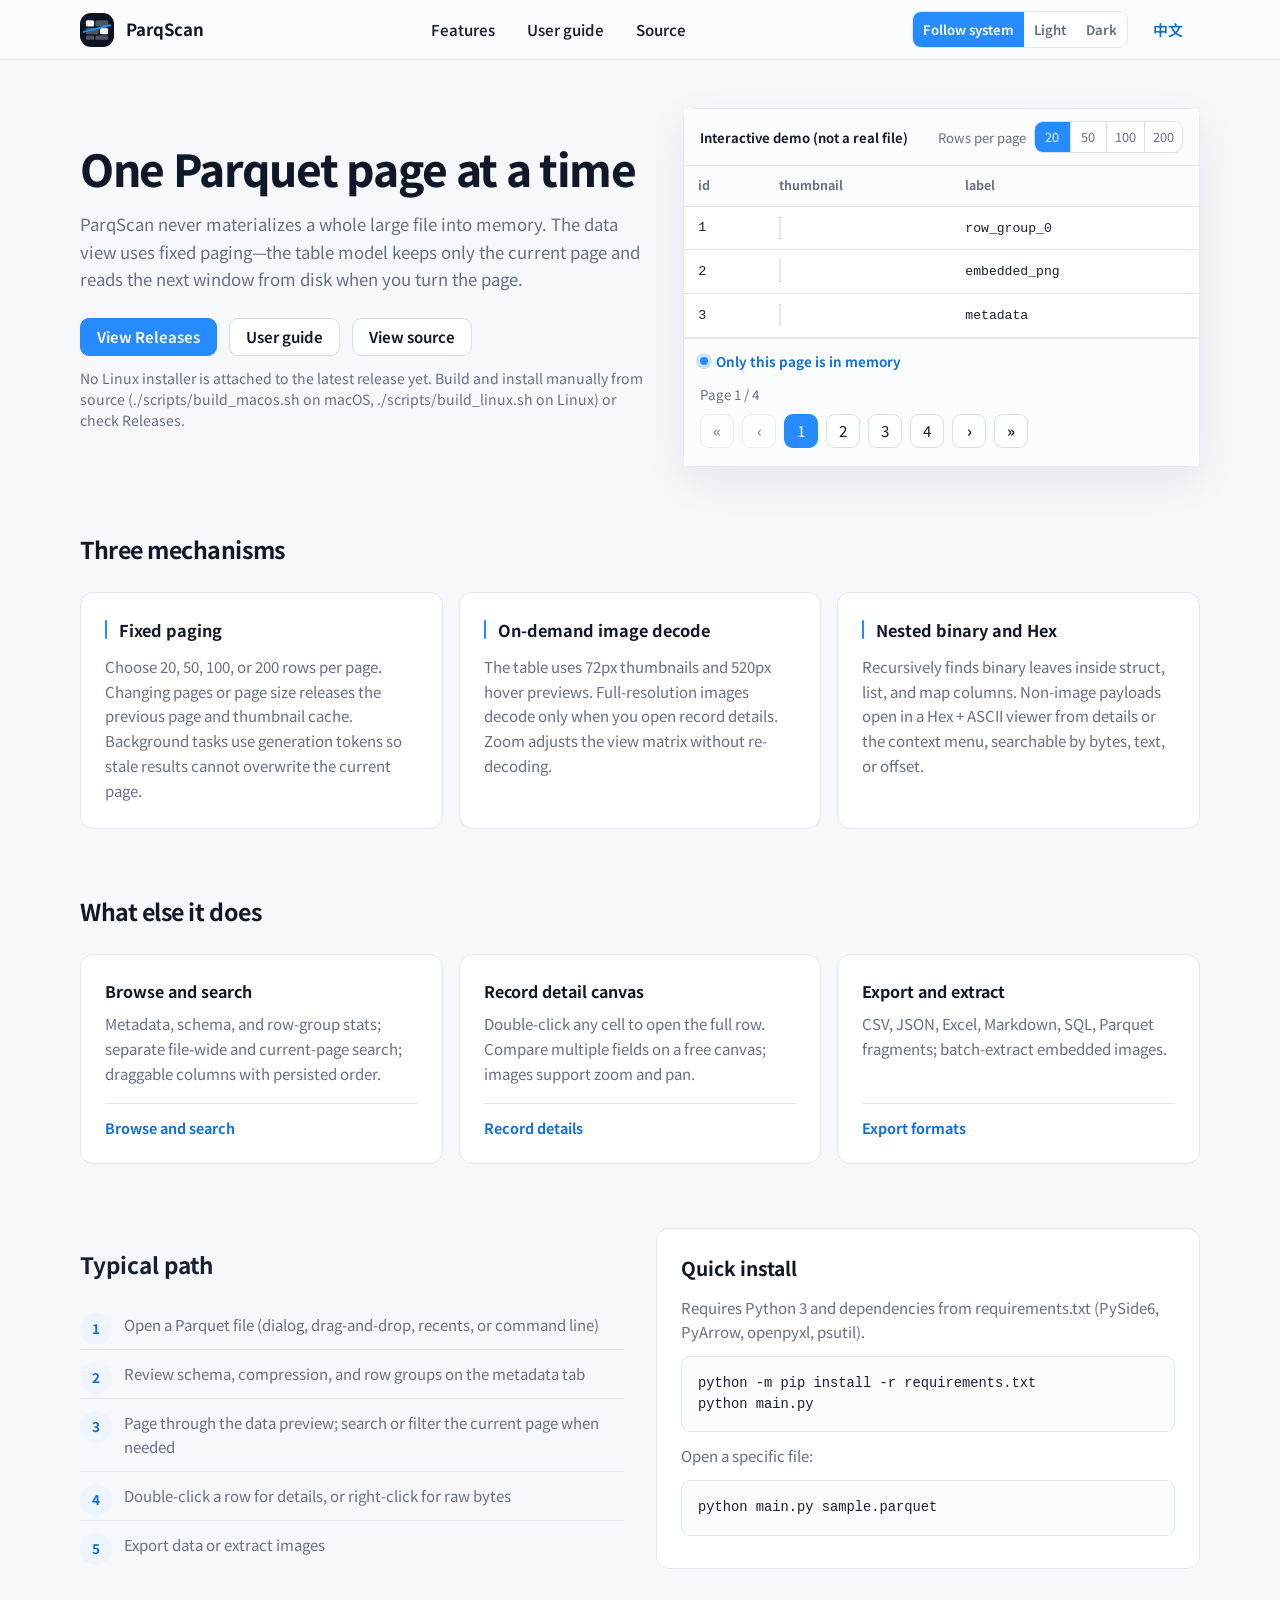
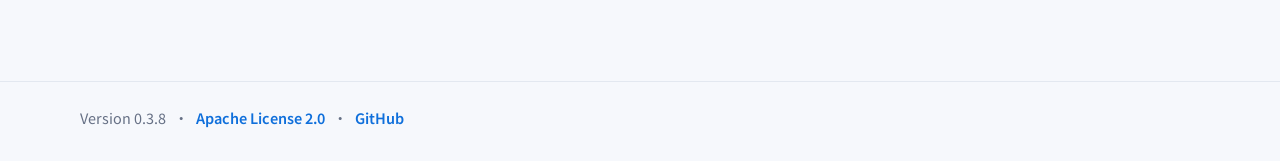
<file: docs/index.html>
<!DOCTYPE html>
<html lang="zh-Hans">
  <head>
    <meta charset="utf-8" />
    <meta name="viewport" content="width=device-width, initial-scale=1" />
    <meta name="description" content="ParqScan 是跨平台桌面 Parquet 检查器：固定分页读取、按需解码嵌入图片、查看二进制附件并导出常见格式。" />
    <title>ParqScan — 每次只读一页 Parquet</title>
    <link rel="icon" href="assets/favicon.svg" type="image/svg+xml" />
    <link rel="preconnect" href="https://fonts.googleapis.com" />
    <link rel="preconnect" href="https://fonts.gstatic.com" crossorigin />
    <link href="https://fonts.googleapis.com/css2?family=Noto+Sans+SC:wght@400;560;650;700;760&display=swap" rel="stylesheet" />
    <link rel="stylesheet" href="css/app.css" />
  </head>
  <body data-page="home">
    <a class="skip-link" href="#main" data-i18n="nav.home">首页</a>

    <header class="site-header">
      <div class="shell site-header__inner">
        <a class="brand" href="index.html">
          <img class="brand__mark" src="assets/logo.svg" width="34" height="34" alt="" />
          <span>ParqScan</span>
        </a>
        <nav class="site-nav" aria-label="Primary">
          <a href="#mechanisms" data-i18n="nav.features">功能</a>
          <a href="guide.html" data-i18n="nav.guide">使用说明</a>
          <a href="#" data-repo-link data-i18n="nav.source">源码</a>
        </nav>
        <div class="header-controls">
          <div class="control-group control-group--theme" role="group" aria-label="Theme">
            <button type="button" data-theme-btn="system" aria-pressed="true" data-i18n="theme.system">跟随系统</button>
            <button type="button" data-theme-btn="light" aria-pressed="false" data-i18n="theme.light">浅色</button>
            <button type="button" data-theme-btn="dark" aria-pressed="false" data-i18n="theme.dark">深色</button>
          </div>
          <button class="btn btn--ghost" type="button" data-lang-toggle data-i18n="lang.switch">English</button>
        </div>
      </div>
    </header>

    <main id="main" class="shell">
      <section class="hero" aria-labelledby="hero-title">
        <div class="hero__copy">
          <h1 id="hero-title" data-i18n="hero.title">每次只读一页 Parquet</h1>
          <p data-i18n="hero.lead">ParqScan 不把整份大文件物化进内存。数据预览采用固定分页，模型只保留当前页；翻页时才从磁盘读取下一窗口。</p>
          <div class="hero__actions">
            <a class="btn btn--primary" href="#" data-release-download data-i18n="hero.ctaDownload">下载安装包</a>
            <a class="btn" href="guide.html" data-i18n="hero.ctaGuide">使用说明</a>
            <a class="btn" href="#" data-repo-link data-i18n="hero.ctaSource">查看源码</a>
          </div>
          <p class="hero__release-note" id="release-status" hidden></p>
        </div>

        <div class="demo-panel" id="demo-panel" aria-labelledby="demo-label">
          <div class="demo-panel__head">
            <strong id="demo-label" data-i18n="hero.demoLabel">交互示意（非真实文件）</strong>
            <div class="demo-page-size" role="group" aria-label="Rows per page" id="demo-page-size">
              <span data-i18n="hero.pageSize">每页</span>
              <div class="demo-page-size__options">
                <button type="button" data-size="20" aria-pressed="true">20</button>
                <button type="button" data-size="50" aria-pressed="false">50</button>
                <button type="button" data-size="100" aria-pressed="false">100</button>
                <button type="button" data-size="200" aria-pressed="false">200</button>
              </div>
            </div>
          </div>
          <div class="demo-table-wrap">
            <table class="demo-table">
              <thead>
                <tr>
                  <th scope="col" id="demo-col-id">id</th>
                  <th scope="col" id="demo-col-image">thumbnail</th>
                  <th scope="col" id="demo-col-label">label</th>
                </tr>
              </thead>
              <tbody id="demo-tbody"></tbody>
            </table>
          </div>
          <div class="demo-footer">
            <div class="demo-memory" data-i18n="hero.memoryNote">内存里只有这一页</div>
            <div class="demo-pagination">
              <p class="demo-pagination__summary" id="demo-summary" aria-live="polite"></p>
              <div class="demo-pagination__controls">
                <button type="button" id="demo-first" class="demo-pagination__nav" aria-label="第一页">«</button>
                <button type="button" id="demo-prev" class="demo-pagination__nav" aria-label="上一页">‹</button>
                <span id="demo-page-buttons" class="demo-pagination__pages" role="group" aria-label="Pages"></span>
                <button type="button" id="demo-next" class="demo-pagination__nav" aria-label="下一页">›</button>
                <button type="button" id="demo-last" class="demo-pagination__nav" aria-label="最后一页">»</button>
              </div>
            </div>
          </div>
        </div>
      </section>

      <section class="split-section" id="mechanisms" aria-labelledby="mechanisms-title">
        <h2 id="mechanisms-title" data-i18n="mechanisms.title">三个机制</h2>
        <div class="mechanism-list">
          <article class="mechanism-item">
            <h3 data-i18n="mechanisms.paging.title">固定分页读取</h3>
            <p data-i18n="mechanisms.paging.body">每页 20、50、100 或 200 行可选。翻页、改页大小或关闭文档会释放旧页与缩略图缓存；后台任务用代次隔离，过期结果不能覆盖当前页。</p>
          </article>
          <article class="mechanism-item">
            <h3 data-i18n="mechanisms.images.title">图片按需解码</h3>
            <p data-i18n="mechanisms.images.body">表格用 72px 缩略图与 520px 悬停预览；完整原图只在打开记录详情时解码。缩放只改视图矩阵，不重复解码。</p>
          </article>
          <article class="mechanism-item">
            <h3 data-i18n="mechanisms.binary.title">嵌套 binary 与 Hex</h3>
            <p data-i18n="mechanisms.binary.body">递归识别 struct、list、map 中的 binary 叶子。非图片载荷可在详情或右键菜单中打开 Hex + ASCII 搜索，支持按字节、文本或偏移定位。</p>
          </article>
        </div>
      </section>

      <section class="split-section" aria-labelledby="capabilities-title">
        <h2 id="capabilities-title" data-i18n="capabilities.title">还能做什么</h2>
        <div class="capability-grid">
          <article class="capability-card">
            <h3 data-i18n="capabilities.browse.title">浏览与搜索</h3>
            <p data-i18n="capabilities.browse.body">元数据、Schema、行组统计；文件级与当前页搜索分离；列可拖动并持久化顺序。</p>
            <a href="guide.html#browse" data-i18n="capabilities.browse.link">浏览与搜索</a>
          </article>
          <article class="capability-card">
            <h3 data-i18n="capabilities.detail.title">记录详情画布</h3>
            <p data-i18n="capabilities.detail.body">双击任意单元格打开整行详情；多字段可叠放在自由画布上，图片支持缩放与平移。</p>
            <a href="guide.html#detail" data-i18n="capabilities.detail.link">记录详情</a>
          </article>
          <article class="capability-card">
            <h3 data-i18n="capabilities.export.title">导出与提取</h3>
            <p data-i18n="capabilities.export.body">CSV、JSON、Excel、Markdown、SQL、Parquet 碎片；可批量提取嵌入图片。</p>
            <a href="guide.html#export" data-i18n="capabilities.export.link">导出格式</a>
          </article>
        </div>
      </section>

      <section class="workflow" aria-labelledby="workflow-title">
        <div>
          <h2 id="workflow-title" data-i18n="workflow.title">典型路径</h2>
          <ol id="workflow-steps">
            <li>打开 Parquet 文件（对话框、拖拽、最近文件或命令行）</li>
            <li>在元数据页查看 Schema、压缩与行组</li>
            <li>在数据预览页翻页浏览，必要时搜索或筛选当前页</li>
            <li>双击行打开详情，或右键查看原始字节</li>
            <li>导出数据或提取图片</li>
          </ol>
        </div>
        <div class="install-block" id="install">
          <h2 data-i18n="install.title">快速安装</h2>
          <p data-i18n="install.body">需要 Python 3 与 requirements.txt 中的依赖（PySide6、PyArrow、openpyxl、psutil）。</p>
          <pre><code>python -m pip install -r requirements.txt
python main.py</code></pre>
          <p data-i18n="install.openFile">打开指定文件：</p>
          <pre><code>python main.py sample.parquet</code></pre>
        </div>
      </section>
    </main>

    <footer class="site-footer">
      <div class="shell site-footer__inner">
        <p class="site-footer__meta">
          <span data-version>版本 0.3.8</span>
          <span class="site-footer__sep" aria-hidden="true">·</span>
          <a href="https://www.apache.org/licenses/LICENSE-2.0.html" data-license-link rel="noopener noreferrer" target="_blank" data-i18n="footer.license">Apache License 2.0</a>
          <span class="site-footer__sep" aria-hidden="true">·</span>
          <a href="#" data-repo-link>GitHub</a>
        </p>
      </div>
    </footer>

    <script src="js/i18n.js"></script>
    <script src="js/release.js"></script>
    <script src="js/site.js" defer></script>
  </body>
</html>
</file>
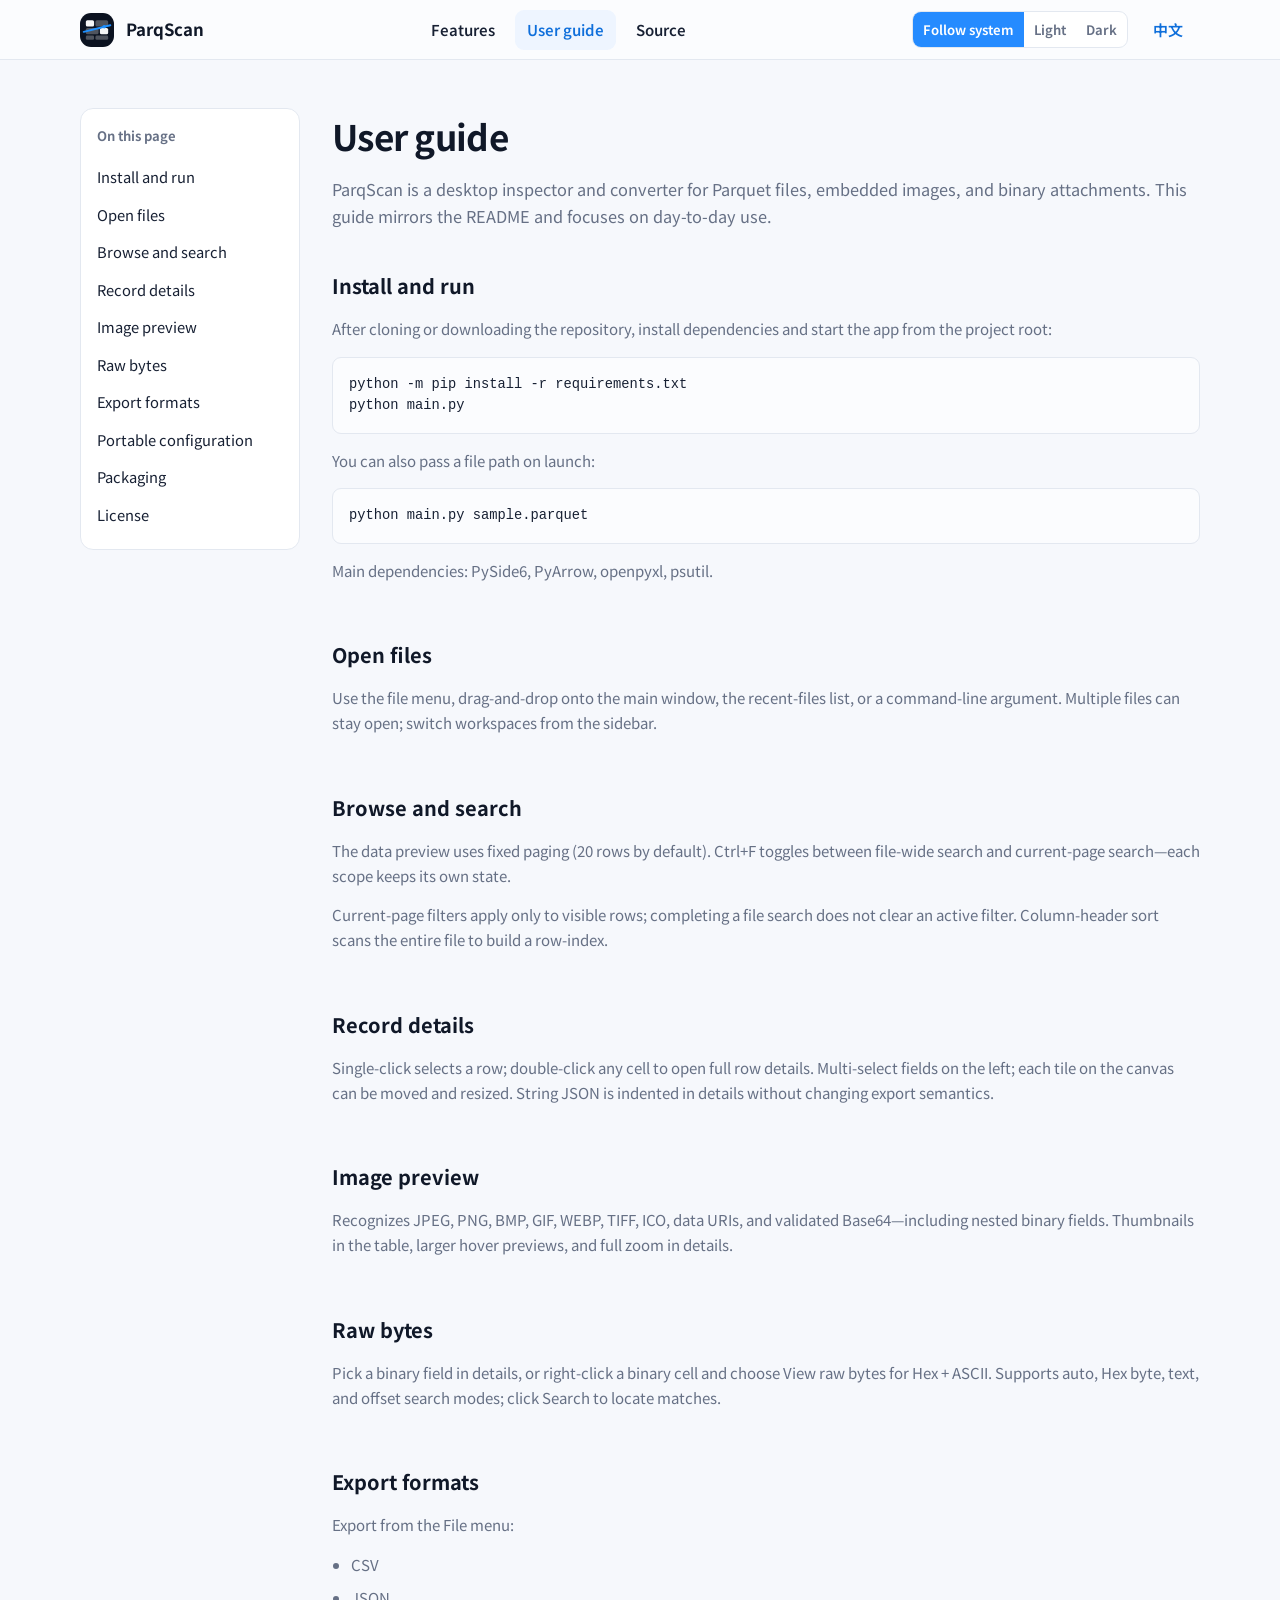
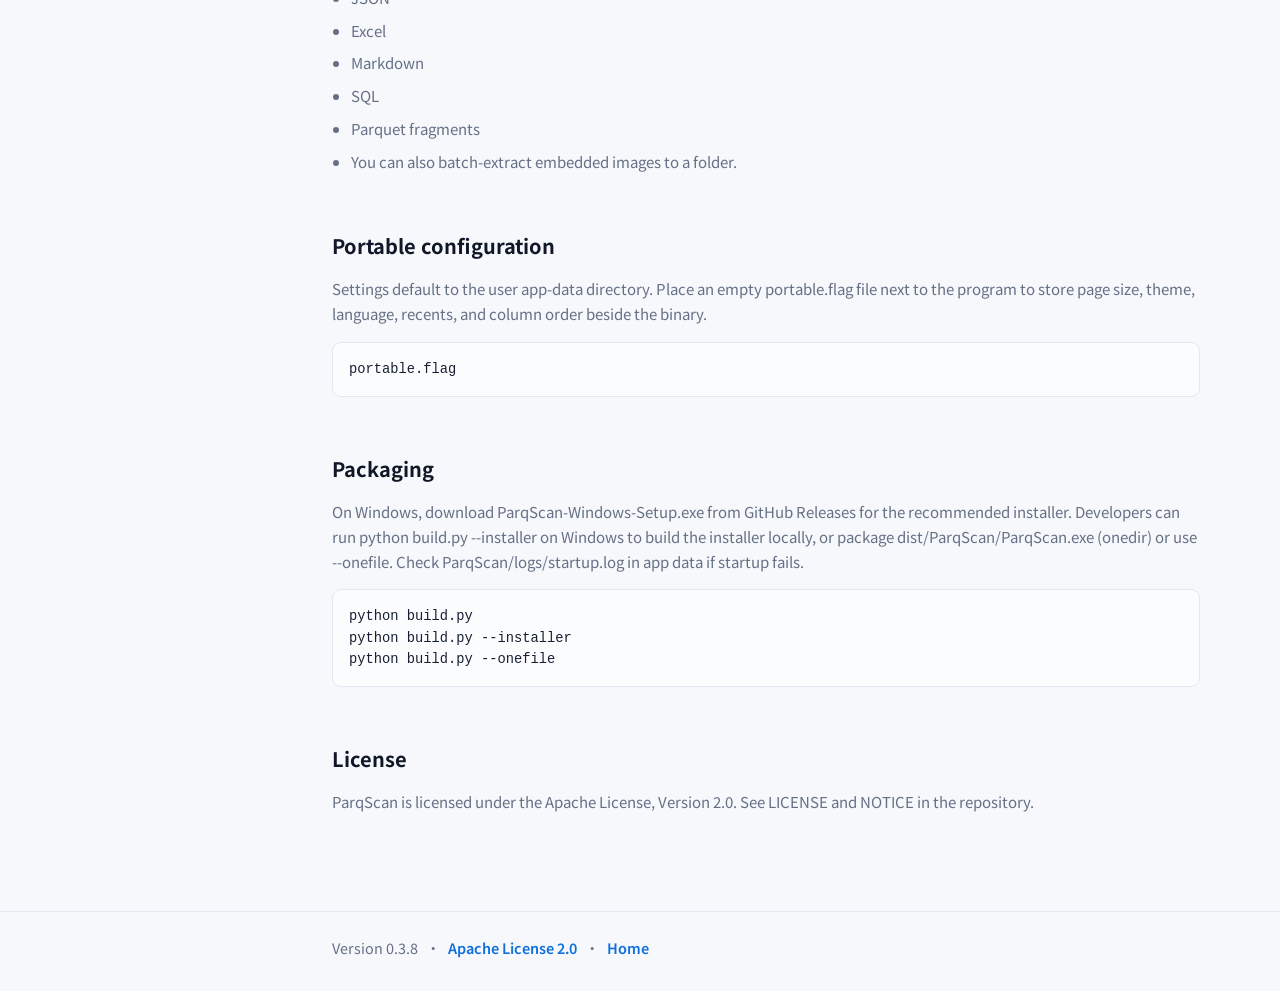
<file: docs/guide.html>
<!DOCTYPE html>
<html lang="zh-Hans">
  <head>
    <meta charset="utf-8" />
    <meta name="viewport" content="width=device-width, initial-scale=1" />
    <meta name="description" content="安装、运行与使用 ParqScan 检查 Parquet 文件、预览图片与导出数据。" />
    <title>ParqScan — 使用说明</title>
    <link rel="icon" href="assets/favicon.svg" type="image/svg+xml" />
    <link rel="preconnect" href="https://fonts.googleapis.com" />
    <link rel="preconnect" href="https://fonts.gstatic.com" crossorigin />
    <link href="https://fonts.googleapis.com/css2?family=Noto+Sans+SC:wght@400;560;650;700;760&display=swap" rel="stylesheet" />
    <link rel="stylesheet" href="css/app.css" />
  </head>
  <body data-page="guide">
    <a class="skip-link" href="#main" data-i18n="nav.guide">使用说明</a>

    <header class="site-header">
      <div class="shell site-header__inner">
        <a class="brand" href="index.html">
          <img class="brand__mark" src="assets/logo.svg" width="34" height="34" alt="" />
          <span>ParqScan</span>
        </a>
        <nav class="site-nav" aria-label="Primary">
          <a href="index.html#mechanisms" data-i18n="nav.features">功能</a>
          <a href="guide.html" aria-current="page" data-i18n="nav.guide">使用说明</a>
          <a href="#" data-repo-link data-i18n="nav.source">源码</a>
        </nav>
        <div class="header-controls">
          <div class="control-group control-group--theme" role="group" aria-label="Theme">
            <button type="button" data-theme-btn="system" aria-pressed="true" data-i18n="theme.system">跟随系统</button>
            <button type="button" data-theme-btn="light" aria-pressed="false" data-i18n="theme.light">浅色</button>
            <button type="button" data-theme-btn="dark" aria-pressed="false" data-i18n="theme.dark">深色</button>
          </div>
          <button class="btn btn--ghost" type="button" data-lang-toggle data-i18n="lang.switch">English</button>
        </div>
      </div>
    </header>

    <main id="main" class="shell guide-layout">
      <aside class="guide-nav" aria-labelledby="guide-nav-title">
        <h2 id="guide-nav-title" data-i18n="guide.onPageNav">本页目录</h2>
        <ul>
          <li><a href="#install" data-i18n="guide.install.title">安装与运行</a></li>
          <li><a href="#open" data-i18n="guide.open.title">打开文件</a></li>
          <li><a href="#browse" data-i18n="guide.browse.title">浏览与搜索</a></li>
          <li><a href="#detail" data-i18n="guide.detail.title">记录详情</a></li>
          <li><a href="#images" data-i18n="guide.images.title">图片预览</a></li>
          <li><a href="#binary" data-i18n="guide.binary.title">原始字节</a></li>
          <li><a href="#export" data-i18n="guide.export.title">导出格式</a></li>
          <li><a href="#portable" data-i18n="guide.portable.title">可移植配置</a></li>
          <li><a href="#packaging" data-i18n="guide.packaging.title">打包</a></li>
          <li><a href="#license" data-i18n="guide.license.title">许可证</a></li>
        </ul>
      </aside>

      <article class="guide-content">
        <h1 data-i18n="guide.title">使用说明</h1>
        <p class="lead" data-i18n="guide.intro">ParqScan 是面向 Parquet、嵌入图片和二进制附件的桌面检查与转换工具。以下说明与 README 一致，侧重日常操作。</p>

        <section class="guide-section" id="install">
          <h2 data-i18n="guide.install.title">安装与运行</h2>
          <p data-i18n="guide.install.body">克隆或下载仓库后，在项目根目录安装依赖并启动：</p>
          <pre><code>python -m pip install -r requirements.txt
python main.py</code></pre>
          <p data-i18n="guide.install.cli">也可在启动时传入文件路径：</p>
          <pre><code>python main.py sample.parquet</code></pre>
          <p data-i18n="guide.install.deps">主要依赖：PySide6、PyArrow、openpyxl、psutil。</p>
        </section>

        <section class="guide-section" id="open">
          <h2 data-i18n="guide.open.title">打开文件</h2>
          <p data-i18n="guide.open.body">支持文件菜单、拖拽到主窗口、最近文件列表，以及命令行参数。可同时打开多个文件，在侧栏切换工作区。</p>
        </section>

        <section class="guide-section" id="browse">
          <h2 data-i18n="guide.browse.title">浏览与搜索</h2>
          <p data-i18n="guide.browse.body">数据预览使用固定分页，默认每页 20 行。Ctrl+F 可在「文件级搜索」与「当前页搜索」之间切换——两者状态独立，不会互相覆盖。</p>
          <p data-i18n="guide.browse.filter">当前页筛选只作用于可见行；文件搜索完成后不会自动清除筛选。列头排序会扫描整个文件建立行号索引。</p>
        </section>

        <section class="guide-section" id="detail">
          <h2 data-i18n="guide.detail.title">记录详情</h2>
          <p data-i18n="guide.detail.body">单击选中整行；双击任意单元格打开该行的完整详情。左侧多选字段，右侧画布按格显示；新格叠在 (0,0) 并置顶。字符串 JSON 在详情中按层级缩进显示，不改变导出语义。</p>
        </section>

        <section class="guide-section" id="images">
          <h2 data-i18n="guide.images.title">图片预览</h2>
          <p data-i18n="guide.images.body">识别 JPEG、PNG、BMP、GIF、WEBP、TIFF、ICO、data URI 与校验过的 Base64，包括嵌套 binary 字段。表格显示缩略图；悬停显示较大预览；详情中可缩放查看完整原图。</p>
        </section>

        <section class="guide-section" id="binary">
          <h2 data-i18n="guide.binary.title">原始字节</h2>
          <p data-i18n="guide.binary.body">在详情中选择二进制字段，或在数据表右键「查看原始字节」，打开 Hex + ASCII 视图。支持自动、Hex 字节、文本与偏移地址搜索；需点击「搜索」按钮执行定位。</p>
        </section>

        <section class="guide-section" id="export">
          <h2 data-i18n="guide.export.title">导出格式</h2>
          <p data-i18n="guide.export.body">通过文件菜单导出：</p>
          <ul id="export-formats">
            <li>CSV</li>
            <li>JSON</li>
            <li>Excel</li>
            <li>Markdown</li>
            <li>SQL</li>
            <li>Parquet 碎片</li>
            <li>另可批量提取当前文件中的嵌入图片到指定目录。</li>
          </ul>
        </section>

        <section class="guide-section" id="portable">
          <h2 data-i18n="guide.portable.title">可移植配置</h2>
          <p data-i18n="guide.portable.body">默认配置保存在用户应用数据目录。在程序目录放置空文件 portable.flag 后，分页大小、主题、语言、最近文件与列顺序会保存在程序目录旁。</p>
          <pre><code>portable.flag</code></pre>
        </section>

        <section class="guide-section" id="packaging">
          <h2 data-i18n="guide.packaging.title">打包</h2>
          <p data-i18n="guide.packaging.body">Windows 推荐通过 GitHub Release 下载 ParqScan-Windows-Setup.exe 安装包。开发者可在 Windows 上运行 python build.py --installer 生成安装包；也可仅打包为 dist/ParqScan/ParqScan.exe（目录模式）或使用 --onefile。启动失败可查看用户应用数据目录 ParqScan/logs/startup.log。</p>
          <pre><code>python build.py
python build.py --installer
python build.py --onefile</code></pre>
        </section>

        <section class="guide-section" id="license">
          <h2 data-i18n="guide.license.title">许可证</h2>
          <p data-i18n="guide.license.body">ParqScan 按 Apache License 2.0 授权。详见仓库中的 LICENSE 与 NOTICE 文件。</p>
        </section>
      </article>
    </main>

    <footer class="site-footer">
      <div class="shell site-footer__inner">
        <p class="site-footer__meta">
          <span data-version>版本 0.3.8</span>
          <span class="site-footer__sep" aria-hidden="true">·</span>
          <a href="https://www.apache.org/licenses/LICENSE-2.0.html" data-license-link rel="noopener noreferrer" target="_blank" data-i18n="footer.license">Apache License 2.0</a>
          <span class="site-footer__sep" aria-hidden="true">·</span>
          <a href="index.html" data-i18n="nav.home">首页</a>
        </p>
      </div>
    </footer>

    <script src="js/i18n.js"></script>
    <script src="js/release.js"></script>
    <script src="js/site.js" defer></script>
  </body>
</html>
</file>
<file: docs/css/app.css>
/* ParqScan GitHub Pages — tokens from desktop QSS */

:root {
  color-scheme: light dark;

  --font-sans: "Noto Sans SC", "Segoe UI", "Microsoft YaHei UI", "PingFang SC", sans-serif;
  --font-mono: "Cascadia Mono", "Consolas", "Noto Sans Mono", monospace;

  --radius-card: 13px;
  --radius-toolbar: 11px;
  --radius-control: 9px;
  --radius-brand: 11px;
  --radius-chip: 10px;

  --space-1: 4px;
  --space-2: 8px;
  --space-3: 12px;
  --space-4: 16px;
  --space-5: 24px;
  --space-6: 32px;
  --space-7: 48px;
  --space-8: 64px;

  --measure: 68ch;
  --header-h: 60px;

  --accent: #258bff;
  --accent-hover: #147be8;
  --accent-soft: #eef5ff;
  --accent-border: #d5e8ff;
  --accent-text: #0f6fdb;

  --bg: #f6f8fc;
  --surface: #ffffff;
  --surface-raised: #fbfcfe;
  --text: #172033;
  --text-strong: #101828;
  --text-muted: #667085;
  --border: #e3e8f0;
  --border-strong: #d7dfea;

  --shadow-soft: 0 14px 40px rgba(16, 24, 40, 0.08);
  --selection-bg: #258bff;
  --selection-fg: #ffffff;
  --focus-ring: 0 0 0 3px rgba(37, 139, 255, 0.28);

  --demo-thumb: 48px;
  --metric-accent-w: 2px;
}

[data-theme="dark"] {
  --accent-hover: #47a3ff;
  --accent-soft: #1c3552;
  --accent-border: #294b70;
  --accent-text: #78bbff;

  --bg: #111827;
  --surface: #1a2433;
  --surface-raised: #151d2a;
  --text: #e6edf7;
  --text-strong: #f8fafc;
  --text-muted: #94a3b8;
  --border: #344154;
  --border-strong: #39485c;

  --shadow-soft: 0 18px 48px rgba(0, 0, 0, 0.38);
  --accent-soft: #223047;
}

@media (prefers-color-scheme: dark) {
  :root:not([data-theme="light"]) {
    --accent-hover: #47a3ff;
    --accent-soft: #1c3552;
    --accent-border: #294b70;
    --accent-text: #78bbff;
    --bg: #111827;
    --surface: #1a2433;
    --surface-raised: #151d2a;
    --text: #e6edf7;
    --text-strong: #f8fafc;
    --text-muted: #94a3b8;
    --border: #344154;
    --border-strong: #39485c;
    --shadow-soft: 0 18px 48px rgba(0, 0, 0, 0.38);
  }
}

@media (prefers-color-scheme: light) {
  :root:not([data-theme="dark"]) {
    --accent-hover: #147be8;
    --accent-soft: #eef5ff;
    --accent-border: #d5e8ff;
    --accent-text: #0f6fdb;
    --bg: #f6f8fc;
    --surface: #ffffff;
    --surface-raised: #fbfcfe;
    --text: #172033;
    --text-strong: #101828;
    --text-muted: #667085;
    --border: #e3e8f0;
    --border-strong: #d7dfea;
    --shadow-soft: 0 14px 40px rgba(16, 24, 40, 0.08);
  }
}

*,
*::before,
*::after {
  box-sizing: border-box;
}

html {
  scroll-behavior: smooth;
}

@media (prefers-reduced-motion: reduce) {
  html {
    scroll-behavior: auto;
  }

  *,
  *::before,
  *::after {
    animation-duration: 0.01ms !important;
    animation-iteration-count: 1 !important;
    transition-duration: 0.01ms !important;
  }
}

body {
  margin: 0;
  min-height: 100vh;
  font-family: var(--font-sans);
  font-size: 15px;
  line-height: 1.6;
  color: var(--text);
  background: var(--bg);
  -webkit-font-smoothing: antialiased;
  text-rendering: optimizeLegibility;
}

::selection {
  background: var(--selection-bg);
  color: var(--selection-fg);
}

img,
svg {
  display: block;
  max-width: 100%;
}

a {
  color: var(--accent-text);
  text-decoration-thickness: 1px;
  text-underline-offset: 0.18em;
}

a:hover {
  color: var(--accent);
}

:focus-visible {
  outline: none;
  box-shadow: var(--focus-ring);
}

.skip-link {
  position: absolute;
  left: var(--space-4);
  top: -48px;
  z-index: 100;
  padding: var(--space-2) var(--space-3);
  background: var(--surface);
  border: 1px solid var(--border);
  border-radius: var(--radius-control);
  color: var(--text-strong);
}

.skip-link:focus {
  top: var(--space-3);
}

.shell {
  width: min(1120px, calc(100% - 2 * var(--space-5)));
  margin-inline: auto;
}

.site-header {
  position: sticky;
  top: 0;
  z-index: 20;
  height: var(--header-h);
  border-bottom: 1px solid var(--border);
  background: color-mix(in srgb, var(--surface-raised) 92%, transparent);
  backdrop-filter: blur(10px);
}

.site-header__inner {
  display: flex;
  align-items: center;
  justify-content: space-between;
  gap: var(--space-4);
  height: 100%;
}

.brand {
  display: inline-flex;
  align-items: center;
  gap: var(--space-3);
  color: var(--text-strong);
  text-decoration: none;
  font-weight: 700;
  font-size: 1.05rem;
  min-width: 0;
}

.brand__mark {
  width: 34px;
  height: 34px;
  border-radius: var(--radius-brand);
  flex-shrink: 0;
}

.site-nav {
  display: flex;
  align-items: center;
  gap: var(--space-2);
}

.site-nav a {
  color: var(--text);
  text-decoration: none;
  padding: var(--space-2) var(--space-3);
  border-radius: var(--radius-control);
  font-weight: 560;
}

.site-nav a:hover,
.site-nav a[aria-current="page"] {
  background: var(--accent-soft);
  color: var(--accent-text);
}

.header-controls {
  display: flex;
  align-items: center;
  gap: var(--space-2);
  flex-shrink: 0;
}

.control-group {
  display: inline-flex;
  border: 1px solid var(--border);
  border-radius: var(--radius-control);
  overflow: hidden;
  background: var(--surface);
}

.control-group button {
  border: 0;
  background: transparent;
  color: var(--text-muted);
  font: inherit;
  font-size: 0.82rem;
  font-weight: 620;
  padding: 7px 10px;
  cursor: pointer;
}

.control-group button:hover {
  background: var(--accent-soft);
  color: var(--accent-text);
}

.control-group button[aria-pressed="true"] {
  background: var(--accent);
  color: #fff;
}

.control-group button:focus-visible {
  position: relative;
  z-index: 1;
}

.btn {
  display: inline-flex;
  align-items: center;
  justify-content: center;
  gap: var(--space-2);
  min-height: 38px;
  padding: 0 16px;
  border-radius: var(--radius-control);
  border: 1px solid var(--border-strong);
  background: var(--surface);
  color: var(--text-strong);
  font: inherit;
  font-weight: 620;
  text-decoration: none;
  cursor: pointer;
  transition: background 160ms ease, border-color 160ms ease, color 160ms ease;
}

.btn:hover {
  background: color-mix(in srgb, var(--surface) 88%, var(--accent-soft));
  border-color: color-mix(in srgb, var(--border-strong) 70%, var(--accent));
}

.btn--primary {
  background: var(--accent);
  border-color: var(--accent);
  color: #fff;
}

.btn--primary:hover {
  background: var(--accent-hover);
  border-color: var(--accent-hover);
  color: #fff;
}

.btn--ghost {
  background: transparent;
  border-color: transparent;
  color: var(--accent-text);
}

.btn--ghost:hover {
  background: var(--accent-soft);
}

main {
  padding-block: var(--space-7);
}

.hero {
  display: grid;
  grid-template-columns: minmax(0, 1.05fr) minmax(0, 0.95fr);
  gap: var(--space-6);
  align-items: center;
  margin-bottom: var(--space-8);
}

.hero__copy {
  min-width: 0;
}

.hero__copy h1 {
  margin: 0 0 var(--space-4);
  font-size: clamp(2rem, 4vw, 2.75rem);
  line-height: 1.18;
  letter-spacing: -0.03em;
  font-weight: 760;
  color: var(--text-strong);
  text-wrap: balance;
}

.hero__copy p {
  margin: 0 0 var(--space-5);
  color: var(--text-muted);
  font-size: 1.05rem;
  line-height: 1.65;
}

.hero__actions {
  display: flex;
  flex-wrap: wrap;
  gap: var(--space-3);
}

.hero__copy p.hero__release-note {
  margin: var(--space-3) 0 0;
  font-size: 0.88rem;
  line-height: 1.5;
  color: var(--text-muted);
}

.demo-panel {
  background: var(--surface);
  border: 1px solid var(--border);
  border-radius: var(--radius-card);
  box-shadow: var(--shadow-soft);
}

.demo-panel__head {
  display: flex;
  align-items: center;
  justify-content: space-between;
  gap: var(--space-3);
  padding: var(--space-3) var(--space-4);
  border-bottom: 1px solid var(--border);
  background: var(--surface-raised);
  font-size: 0.82rem;
  color: var(--text-muted);
}

.demo-panel__head strong {
  color: var(--text-strong);
  font-weight: 650;
}

.demo-table-wrap {
  overflow: auto;
}

.demo-table {
  width: 100%;
  border-collapse: collapse;
  font-size: 0.88rem;
}

.demo-table th,
.demo-table td {
  padding: 10px 14px;
  border-bottom: 1px solid var(--border);
  text-align: left;
  vertical-align: middle;
}

.demo-table th {
  color: var(--text-muted);
  font-weight: 650;
  font-size: 0.78rem;
  background: color-mix(in srgb, var(--surface-raised) 80%, transparent);
}

.demo-table td:first-child {
  font-family: var(--font-mono);
  font-size: 0.84rem;
}

.demo-thumb {
  width: var(--demo-thumb);
  height: var(--demo-thumb);
  border-radius: 8px;
  border: 1px solid var(--border);
}

.demo-label {
  font-family: var(--font-mono);
  font-size: 0.82rem;
}

.demo-footer {
  display: grid;
  gap: var(--space-3);
  padding: var(--space-3) var(--space-4) var(--space-4);
  border-top: 1px solid var(--border);
  background: var(--surface-raised);
}

.demo-memory {
  display: flex;
  align-items: center;
  gap: var(--space-2);
  font-size: 0.84rem;
  color: var(--accent-text);
  font-weight: 650;
}

.demo-memory::before {
  content: "";
  width: 8px;
  height: 8px;
  border-radius: 50%;
  background: var(--accent);
  box-shadow: 0 0 0 4px color-mix(in srgb, var(--accent) 22%, transparent);
}

.demo-pagination {
  display: grid;
  gap: var(--space-2);
}

.demo-pagination__summary {
  margin: 0;
  font-size: 0.84rem;
  color: var(--text-muted);
  font-variant-numeric: tabular-nums;
}

.demo-pagination__controls {
  display: flex;
  flex-wrap: nowrap;
  align-items: center;
  gap: var(--space-2);
  overflow-x: auto;
  padding-bottom: 2px;
  scrollbar-width: thin;
}

.demo-pagination__pages {
  display: inline-flex;
  flex-wrap: nowrap;
  align-items: center;
  gap: var(--space-2);
}

.demo-pagination__nav,
.demo-pagination__pages button {
  flex: 0 0 auto;
  min-width: 34px;
  min-height: 34px;
  padding: 0 10px;
  border: 1px solid var(--border-strong);
  border-radius: var(--radius-control);
  background: var(--surface);
  color: var(--text);
  font: inherit;
  font-size: 0.95rem;
  line-height: 1;
  cursor: pointer;
}

.demo-pagination__nav {
  padding: 0;
  font-weight: 700;
}

.demo-pagination__nav:hover:not(:disabled),
.demo-pagination__pages button:hover:not(:disabled) {
  background: var(--accent-soft);
  border-color: var(--accent-border);
  color: var(--accent-text);
}

.demo-pagination__pages button[aria-current="page"] {
  background: var(--accent);
  border-color: var(--accent);
  color: #fff;
}

.demo-pagination__nav:disabled,
.demo-pagination__pages button:disabled {
  opacity: 0.45;
  cursor: not-allowed;
}

.demo-page-size {
  display: inline-flex;
  align-items: center;
  gap: var(--space-2);
  font-size: 0.82rem;
  color: var(--text-muted);
}

.demo-page-size__options {
  display: inline-flex;
  align-items: center;
  border: 1px solid var(--border-strong);
  border-radius: var(--radius-control);
  background: var(--surface);
  overflow: hidden;
}

.demo-page-size__options button {
  min-width: 36px;
  min-height: 30px;
  padding: 0 8px;
  border: 0;
  border-right: 1px solid var(--border-strong);
  background: transparent;
  color: var(--text-muted);
  font: inherit;
  font-size: 0.8rem;
  font-variant-numeric: tabular-nums;
  cursor: pointer;
}

.demo-page-size__options button:last-child {
  border-right: 0;
}

.demo-page-size__options button:hover {
  background: var(--accent-soft);
  color: var(--accent-text);
}

.demo-page-size__options button[aria-pressed="true"] {
  background: var(--accent);
  color: #fff;
}

.split-section {
  margin-bottom: var(--space-8);
}

.split-section h2 {
  margin: 0 0 var(--space-5);
  font-size: 1.45rem;
  letter-spacing: -0.02em;
  color: var(--text-strong);
}

.mechanism-list {
  display: grid;
  grid-template-columns: repeat(3, minmax(0, 1fr));
  gap: var(--space-4);
}

.mechanism-item {
  display: flex;
  flex-direction: column;
  gap: var(--space-3);
  padding: var(--space-5);
  border: 1px solid var(--border);
  border-radius: var(--radius-card);
  background: var(--surface);
}

.mechanism-item h3 {
  margin: 0;
  font-size: 1.02rem;
  color: var(--text-strong);
  position: relative;
  padding-left: calc(var(--metric-accent-w) + 12px);
}

.mechanism-item h3::before {
  content: "";
  position: absolute;
  left: 0;
  top: 0.2em;
  bottom: 0.2em;
  width: var(--metric-accent-w);
  border-radius: 2px;
  background: var(--accent);
}

.mechanism-item p {
  margin: 0;
  color: var(--text-muted);
  line-height: 1.65;
  font-size: 0.94rem;
}

.capability-grid {
  display: grid;
  grid-template-columns: repeat(3, minmax(0, 1fr));
  gap: var(--space-4);
  align-items: stretch;
}

.capability-card {
  display: flex;
  flex-direction: column;
  padding: var(--space-5);
  background: var(--surface);
  border: 1px solid var(--border);
  border-radius: var(--radius-card);
}

.capability-card h3 {
  margin: 0 0 var(--space-2);
  font-size: 1rem;
  color: var(--text-strong);
}

.capability-card p {
  margin: 0;
  flex: 1 1 auto;
  color: var(--text-muted);
  font-size: 0.94rem;
  line-height: 1.65;
}

.capability-card a {
  margin-top: var(--space-4);
  padding-top: var(--space-3);
  border-top: 1px solid var(--border);
  font-weight: 650;
  font-size: 0.9rem;
  text-decoration: none;
}

.capability-card a:hover {
  color: var(--accent-text);
}

.workflow {
  display: grid;
  grid-template-columns: minmax(0, 1fr) minmax(0, 1fr);
  gap: var(--space-6);
  align-items: stretch;
  margin-bottom: var(--space-8);
}

.workflow ol {
  margin: 0;
  padding: 0;
  list-style: none;
  counter-reset: step;
}

.workflow li {
  counter-increment: step;
  position: relative;
  padding: var(--space-3) 0 var(--space-3) calc(2rem + var(--space-3));
  border-bottom: 1px solid var(--border);
  color: var(--text-muted);
}

.workflow li:last-child {
  border-bottom: 0;
}

.workflow li::before {
  content: counter(step);
  position: absolute;
  left: 0;
  top: var(--space-3);
  width: 2rem;
  height: 2rem;
  display: grid;
  place-items: center;
  border-radius: 50%;
  background: var(--accent-soft);
  color: var(--accent-text);
  font-weight: 700;
  font-size: 0.85rem;
}

.install-block {
  display: flex;
  flex-direction: column;
  height: 100%;
  padding: var(--space-5);
  background: var(--surface);
  border: 1px solid var(--border);
  border-radius: var(--radius-card);
}

.install-block h2 {
  margin: 0 0 var(--space-3);
  font-size: 1.2rem;
  color: var(--text-strong);
}

.install-block p {
  margin: 0 0 var(--space-3);
  color: var(--text-muted);
}

pre,
code {
  font-family: var(--font-mono);
}

pre {
  margin: 0 0 var(--space-3);
  padding: var(--space-4);
  overflow: auto;
  border-radius: var(--radius-control);
  border: 1px solid var(--border);
  background: var(--surface-raised);
  font-size: 0.86rem;
  line-height: 1.55;
  width: 100%;
  box-sizing: border-box;
}

pre:last-child {
  margin-bottom: 0;
}

.site-footer {
  border-top: 1px solid var(--border);
  padding: var(--space-5) 0 var(--space-6);
  color: var(--text-muted);
  font-size: 0.9rem;
}

.site-footer__inner {
  display: block;
}

.site-footer__meta {
  display: flex;
  flex-wrap: nowrap;
  align-items: center;
  gap: var(--space-2);
  margin: 0;
  width: fit-content;
  max-width: 100%;
}

.site-footer__sep {
  color: var(--text-muted);
}

.site-footer a {
  font-weight: 600;
  text-decoration: none;
}

.site-footer a:hover {
  text-decoration: underline;
  text-underline-offset: 0.18em;
}

body[data-page="guide"] .site-footer__inner {
  display: grid;
  grid-template-columns: minmax(0, 220px) minmax(0, 1fr);
  gap: var(--space-6);
}

body[data-page="guide"] .site-footer__meta {
  grid-column: 2;
}

/* Guide layout */
.guide-layout {
  display: grid;
  grid-template-columns: minmax(0, 220px) minmax(0, 1fr);
  gap: var(--space-6);
  align-items: start;
}

.guide-nav {
  position: sticky;
  top: calc(var(--header-h) + var(--space-4));
  padding: var(--space-4);
  background: var(--surface);
  border: 1px solid var(--border);
  border-radius: var(--radius-card);
}

.guide-nav h2 {
  margin: 0 0 var(--space-3);
  font-size: 0.82rem;
  text-transform: none;
  letter-spacing: 0;
  color: var(--text-muted);
  font-weight: 650;
}

.guide-nav ul {
  margin: 0;
  padding: 0;
  list-style: none;
}

.guide-nav a {
  display: block;
  padding: 7px 0;
  color: var(--text);
  text-decoration: none;
  font-size: 0.92rem;
}

.guide-nav a:hover {
  color: var(--accent-text);
}

.guide-content h1 {
  margin: 0 0 var(--space-3);
  font-size: clamp(1.8rem, 3vw, 2.2rem);
  letter-spacing: -0.02em;
  color: var(--text-strong);
}

.guide-content {
  min-width: 0;
}

.guide-content > p.lead {
  margin: 0 0 var(--space-6);
  color: var(--text-muted);
  font-size: 1.02rem;
  line-height: 1.65;
}

.guide-section {
  margin-bottom: var(--space-7);
  scroll-margin-top: calc(var(--header-h) + var(--space-4));
}

.guide-section h2 {
  margin: 0 0 var(--space-3);
  padding-top: var(--space-2);
  font-size: 1.25rem;
  color: var(--text-strong);
}

.guide-section p,
.guide-section li {
  color: var(--text-muted);
  line-height: 1.65;
}

.guide-section pre {
  max-width: none;
}

.guide-section ul {
  margin: 0 0 var(--space-3);
  padding-left: 1.2rem;
}

.guide-section li {
  margin-bottom: var(--space-2);
}

.not-found {
  text-align: center;
  padding: var(--space-8) 0;
}

.not-found h1 {
  margin: 0 0 var(--space-3);
  color: var(--text-strong);
}

.not-found p {
  margin: 0 0 var(--space-5);
  color: var(--text-muted);
}

@media (max-width: 960px) {
  .hero,
  .workflow,
  .guide-layout {
    grid-template-columns: 1fr;
  }

  .capability-grid,
  .mechanism-list {
    grid-template-columns: 1fr;
  }

  .site-nav {
    display: none;
  }

  .guide-nav {
    position: static;
  }

  body[data-page="guide"] .site-footer__inner {
    display: block;
  }

  body[data-page="guide"] .site-footer__meta {
    grid-column: auto;
  }
}

@media (max-width: 640px) {
  .shell {
    width: min(100% - 2 * var(--space-4), 1120px);
  }

  main {
    padding-block: var(--space-5);
  }

  .header-controls .control-group--theme button:not([aria-pressed="true"]) {
    display: none;
  }

  .header-controls .control-group--theme button[aria-pressed="true"] {
    border-radius: var(--radius-control);
  }

}
</file>
